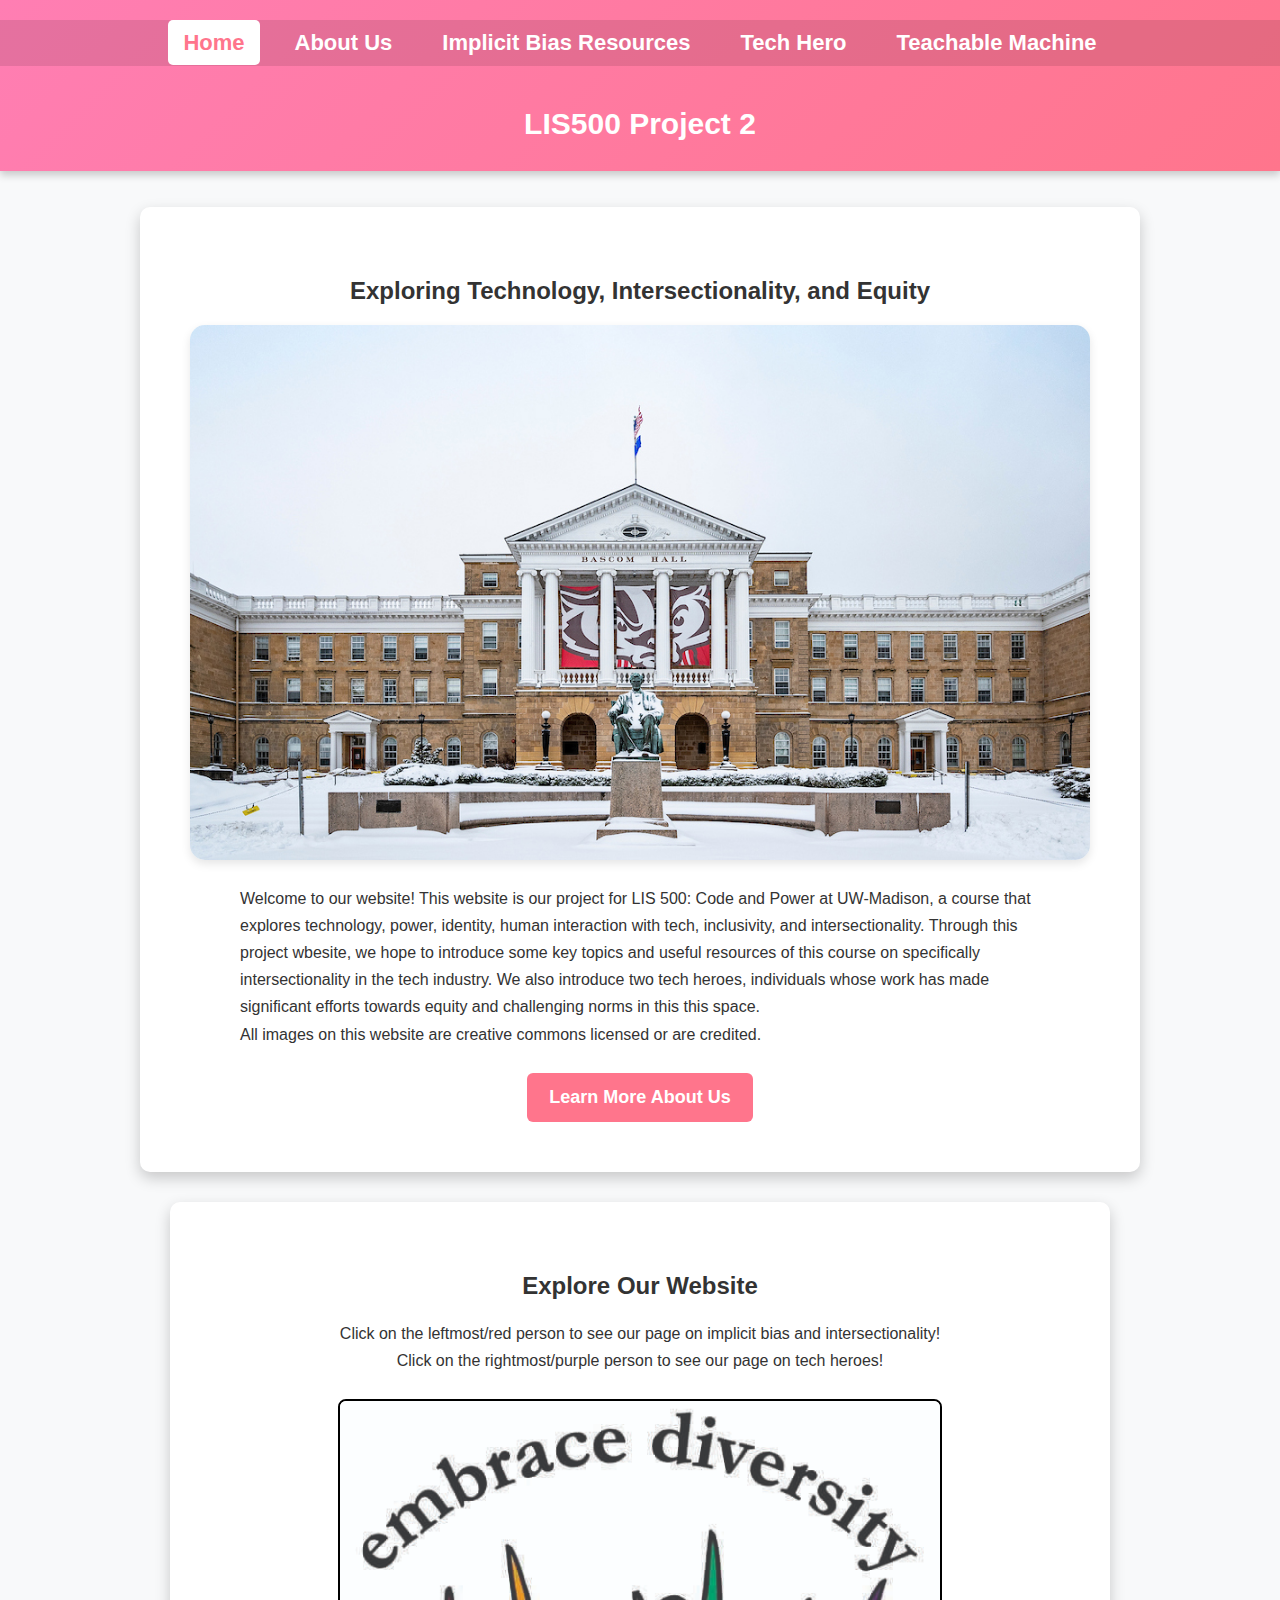
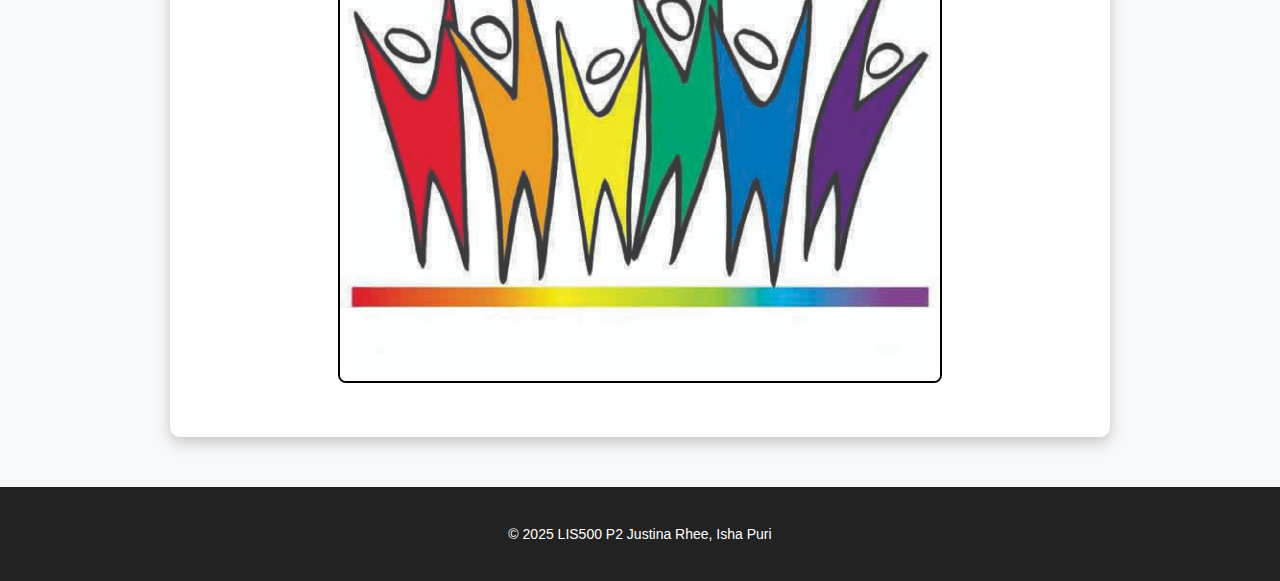
<file: index.html>
<!-- Home Page -->
<!DOCTYPE html>
<html lang="en">
<head>
    <meta charset="UTF-8">
    <meta name="viewport" content="width=device-width, initial-scale=1.0">
    <title>Home</title>
    <link rel="stylesheet" href="stylepage.css">
</head>
<body>
    <header>
        <div class="nav-container">
            <nav>
                <ul>
                    <li><a href="index.html" class="active">Home</a></li>
                    <li><a href="about.html">About Us</a></li>
                    <li><a href="resources.html">Implicit Bias Resources</a></li>
                    <li><a href="techhero.html">Tech Hero</a></li>
                    <li><a href="teachable.html">Teachable Machine</a></li>
                </ul>
            </nav>
        </div>
        <br>
        <h1>LIS500 Project 2</h1>
    </header>
    <br>
    <br>
	<!-- Creating first section for the home page -->
    <section class="hero">
		<!-- Creating header for the section -->
        <h2>Exploring Technology, Intersectionality, and Equity</h2>
		<!-- Adding Image for the section-->
        <img src="uwmadison_campus.jpg" alt="UW Madison Campus">
		<!-- Paragraph to give information about the course and project-->
        <p> Welcome to our website! This website is our project for LIS 500: Code and Power at UW-Madison, 
            a course that explores technology, power, identity, human interaction with tech, inclusivity, and intersectionality.
            Through this project wbesite, we hope to introduce some key topics and useful resources of this course on specifically intersectionality in the tech industry.
            We also introduce two tech heroes, individuals whose work has made significant efforts towards equity and challenging norms
            in this this space.
            <br> All images on this website are creative commons licensed or are credited.</p>
		<!-- Button to switch to about us page -->
        <a href="about.html" class="btn">Learn More About Us</a>
    </section>

	<!-- Creating second section for our welcome page -->
    <section class="image-map">
		<!-- Header for the section -->
        <h2>Explore Our Website</h2>
        <p>Click on the leftmost/red person to see our page on implicit bias and intersectionality!
            <br>Click on the rightmost/purple person to see our page on tech heroes!</p>
		<!-- Interactive image to click on Resources page or Tech Heroes page -->
        <img src="DEI.jpeg" usemap="#topics-map">
        <map name="topics-map">
            <area shape="rect" coords="20,200,120,470" alt="Implicit Bias" href="resources.html">
            <area shape="rect" coords="480,200,600,470" alt="Tech Hero" href="techhero.html">
        </map>
    </section>
	</body>
   <footer>
        <p>&copy; 2025 LIS500 P2 Justina Rhee, Isha Puri</p>
   </footer>  
</html>
</file>
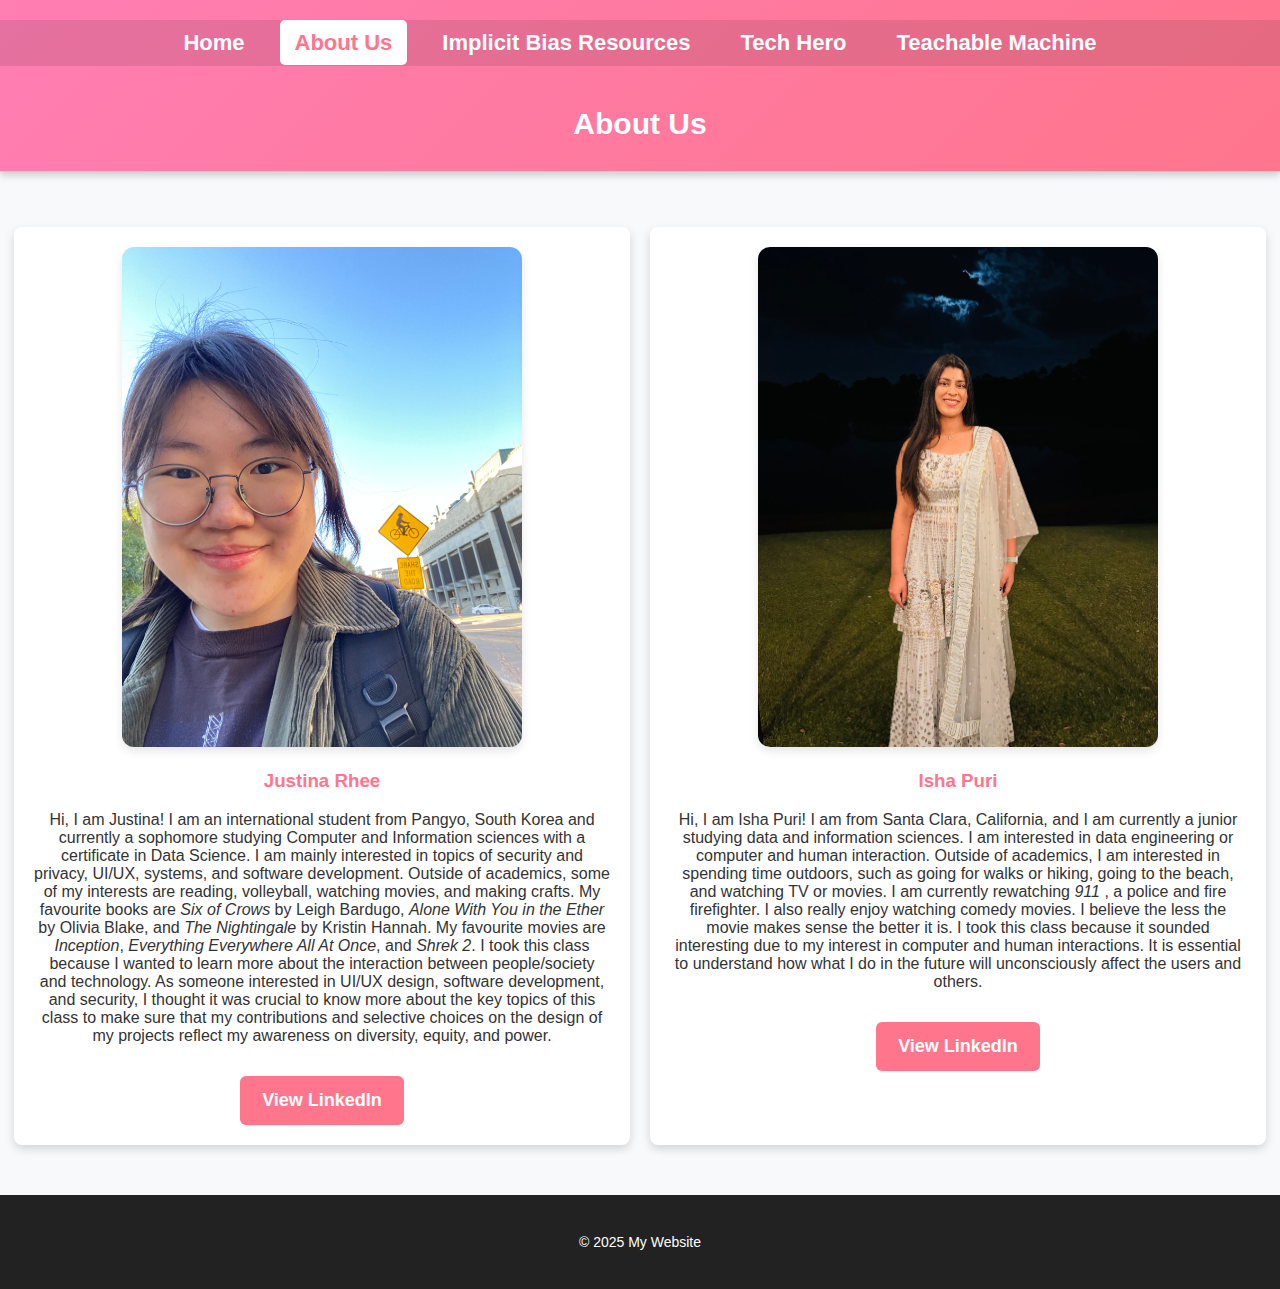
<file: about.html>
<!-- About Me Page -->
<!DOCTYPE html>
<html lang="en">
<head>
    <meta charset="UTF-8">
    <meta name="viewport" content="width=device-width, initial-scale=1.0">
    <title>About Me</title>
    <link rel="stylesheet" href="stylepage.css">
</head>
<body>

    <header>
        <div class="nav-container">
            <nav>
                <ul>
                    <li><a href="index.html">Home</a></li>
                    <li><a href="about.html" class="active">About Us</a></li>
                    <li><a href="resources.html">Implicit Bias Resources</a></li>
                    <li><a href="techhero.html">Tech Hero</a></li>
                    <li><a href="teachable.html">Teachable Machine</a></li>
                </ul>
            </nav>
        </div>
        <br>
        <h1>About Us</h1>
    </header>

    <br>
    <br>

    <section class="info-section">
        <div class="concepts">
			<!-- Start of Justina Rhee's profile card -->
            <div class="concept-card">
        	<!-- Justina Rhee's Image-->
                <img src="justina.jpeg" alt="Justina Rhee">
				<!-- Justina Rhee's name -->
                <h3>Justina Rhee</h3>
				<!--Justina Rhee's bio-->
                <p>Hi, I am Justina! I am an international student from Pangyo, South Korea and currently a sophomore studying Computer and Information sciences with a certificate
                    in Data Science. I am mainly interested in topics of security and privacy, UI/UX, systems, and software development.
                    Outside of academics, some of my interests are reading, volleyball, watching movies, and making crafts.
                    My favourite books are <i>Six of Crows</i> by Leigh Bardugo, <i>Alone With You in the Ether</i> by Olivia Blake, and
                    <i>The Nightingale</i> by Kristin Hannah. My favourite movies are <i>Inception</i>, <i>Everything Everywhere All At Once</i>,
                    and <i>Shrek 2</i>.
                    I took this class because I wanted to learn more about the interaction between people/society and technology.
                    As someone interested in UI/UX design, software development, and security, I thought it was crucial to know more about
                    the key topics of this class to make sure that my contributions and selective choices on the design of my projects
                    reflect my awareness on diversity, equity, and power. </p>
				<!--Justina Rhee's Linkedln -->
                <a href="https://www.linkedin.com/in/jeongyoon-rhee-ba9b5227b/" target="_blank" class="btn">View LinkedIn</a>
            </div>
			<!-- Start of Isha Puri's profile card -->
            <div class="concept-card">
				<!-- Isha Puri's picture -->
                <img src="Isha.jpg" alt="Isha Puri">
				<!-- Isha Puri's name-->
                <h3>Isha Puri</h3>
				<!-- Isha Puri's bio -->
                <p>Hi, I am Isha Puri! I am from Santa Clara, California, and I am currently a junior studying data and information sciences. I am interested in data engineering or computer and human interaction. Outside of academics, I am interested in spending time outdoors, such as going for walks or hiking, going to the beach, and watching TV or movies. I am currently rewatching <i> 911 </i>, a police and fire firefighter. I also really enjoy watching comedy movies. I believe the less the movie makes sense the better it is. I took this class because it sounded interesting due to my interest in computer and human interactions. It is essential to understand how what I do in the future will unconsciously affect the users and others.</p> 
				<!-- Isha Puri's Linkedln -->
				<a href="https://www.linkedin.com/in/puriisha/" target="_blank" class="btn">View LinkedIn</a>
            </div>
        </div>
    </section>

    <footer>
        <p>&copy; 2025 My Website</p>
    </footer>

</body>
</html>
</file>
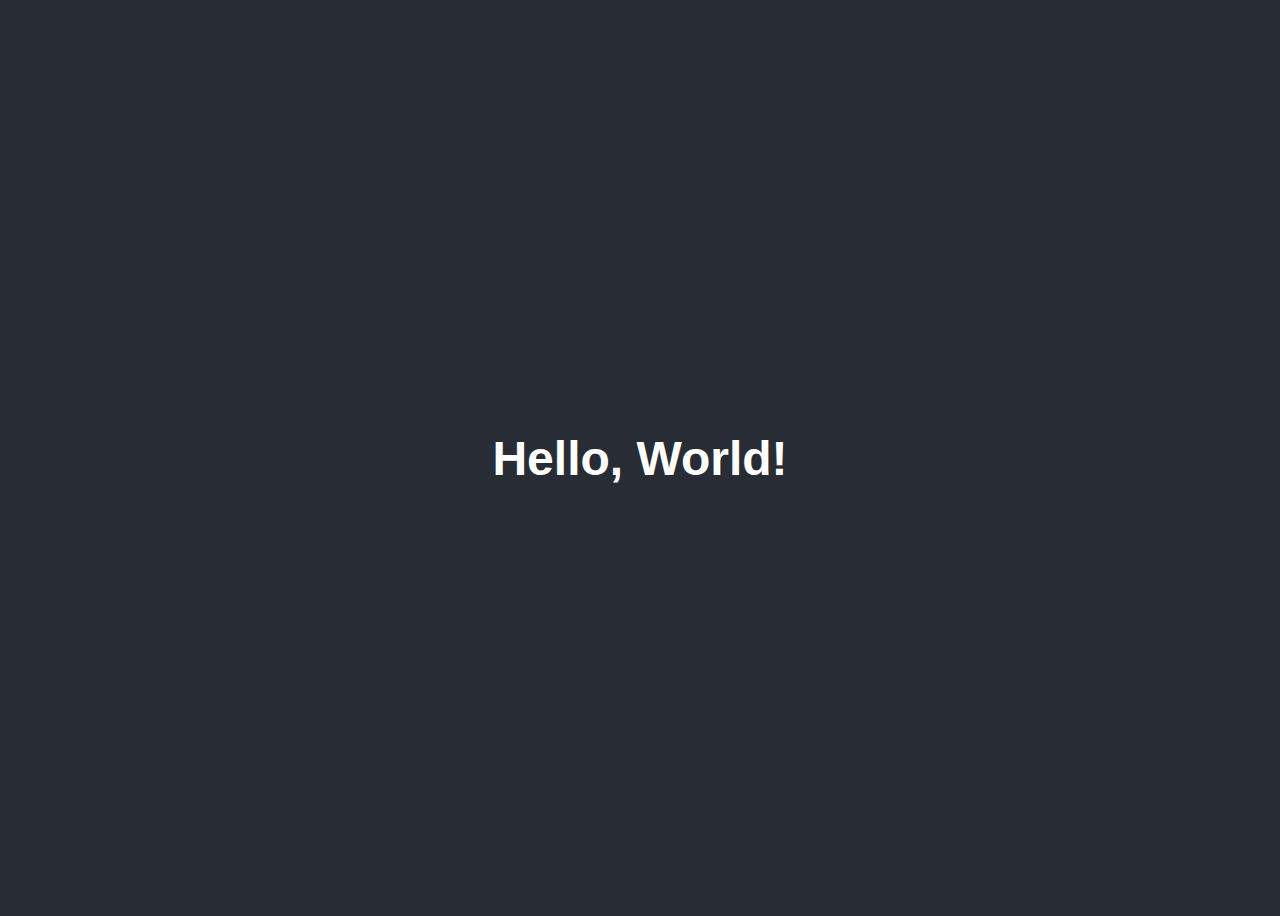
<file: lis500p2.html>
<!DOCTYPE html>
<html lang="en">
<head>
    <meta charset="UTF-8">
    <meta name="viewport" content="width=device-width, initial-scale=1.0">
    <title>Hello World</title>
    <style>
        body {
            display: flex;
            justify-content: center;
            align-items: center;
            height: 100vh;
            background-color: #282c34;
            color: white;
            font-family: Arial, sans-serif;
        }
        h1 {
            font-size: 3rem;
        }
    </style>
</head>
<body>
    <h1>Hello, World!</h1>
</body>
</html>
</file>
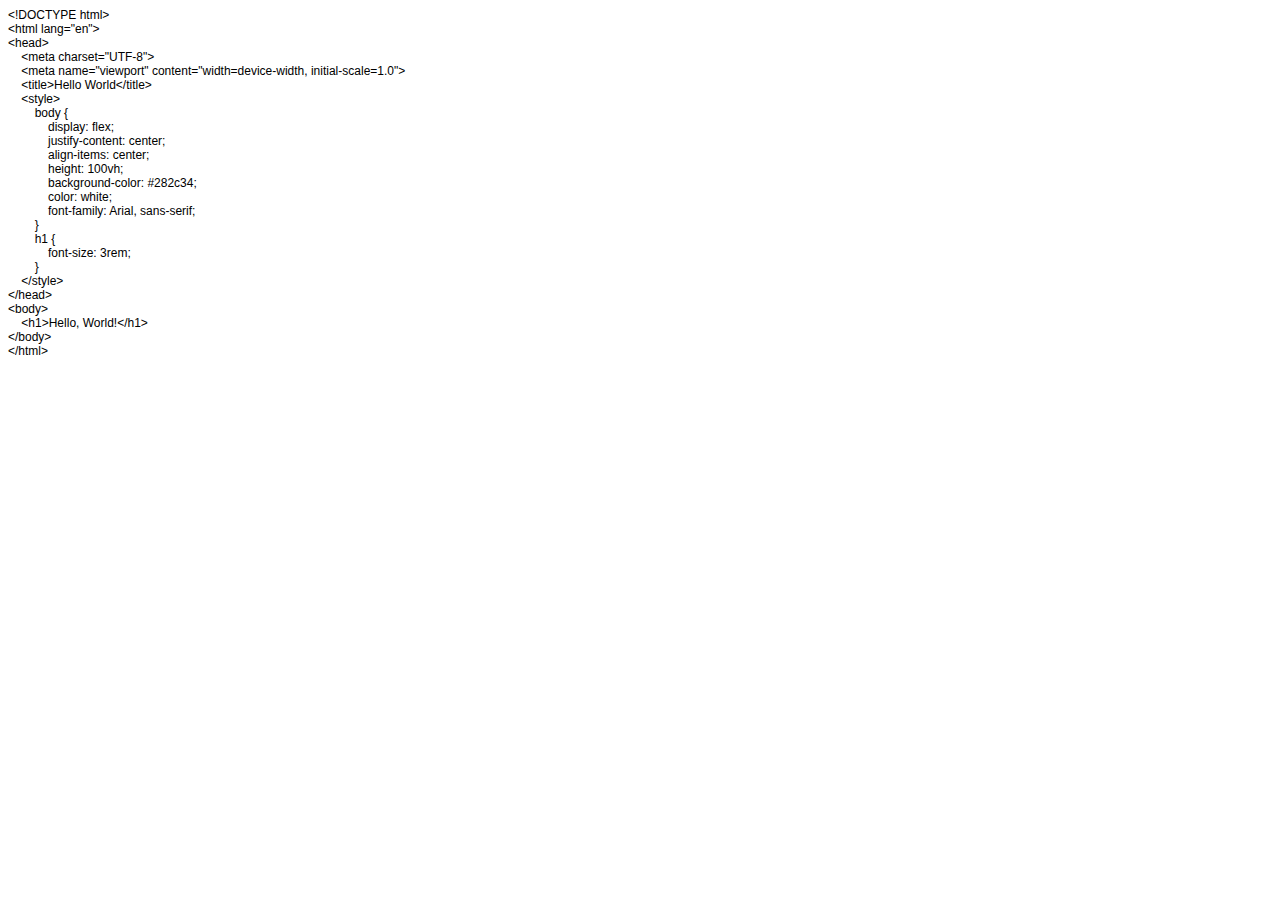
<file: LIS500P2.html>
<!DOCTYPE html PUBLIC "-//W3C//DTD HTML 4.01//EN" "http://www.w3.org/TR/html4/strict.dtd">
<html>
<head>
  <meta http-equiv="Content-Type" content="text/html; charset=utf-8">
  <meta http-equiv="Content-Style-Type" content="text/css">
  <title></title>
  <meta name="Generator" content="Cocoa HTML Writer">
  <meta name="CocoaVersion" content="2487.7">
  <style type="text/css">
    p.p1 {margin: 0.0px 0.0px 0.0px 0.0px; font: 12.0px Helvetica}
  </style>
</head>
<body>
<p class="p1">&lt;!DOCTYPE html&gt;</p>
<p class="p1">&lt;html lang="en"&gt;</p>
<p class="p1">&lt;head&gt;</p>
<p class="p1"><span class="Apple-converted-space">    </span>&lt;meta charset="UTF-8"&gt;</p>
<p class="p1"><span class="Apple-converted-space">    </span>&lt;meta name="viewport" content="width=device-width, initial-scale=1.0"&gt;</p>
<p class="p1"><span class="Apple-converted-space">    </span>&lt;title&gt;Hello World&lt;/title&gt;</p>
<p class="p1"><span class="Apple-converted-space">    </span>&lt;style&gt;</p>
<p class="p1"><span class="Apple-converted-space">        </span>body {</p>
<p class="p1"><span class="Apple-converted-space">            </span>display: flex;</p>
<p class="p1"><span class="Apple-converted-space">            </span>justify-content: center;</p>
<p class="p1"><span class="Apple-converted-space">            </span>align-items: center;</p>
<p class="p1"><span class="Apple-converted-space">            </span>height: 100vh;</p>
<p class="p1"><span class="Apple-converted-space">            </span>background-color: #282c34;</p>
<p class="p1"><span class="Apple-converted-space">            </span>color: white;</p>
<p class="p1"><span class="Apple-converted-space">            </span>font-family: Arial, sans-serif;</p>
<p class="p1"><span class="Apple-converted-space">        </span>}</p>
<p class="p1"><span class="Apple-converted-space">        </span>h1 {</p>
<p class="p1"><span class="Apple-converted-space">            </span>font-size: 3rem;</p>
<p class="p1"><span class="Apple-converted-space">        </span>}</p>
<p class="p1"><span class="Apple-converted-space">    </span>&lt;/style&gt;</p>
<p class="p1">&lt;/head&gt;</p>
<p class="p1">&lt;body&gt;</p>
<p class="p1"><span class="Apple-converted-space">    </span>&lt;h1&gt;Hello, World!&lt;/h1&gt;</p>
<p class="p1">&lt;/body&gt;</p>
<p class="p1">&lt;/html&gt;</p>
</body>
</html>
</file>
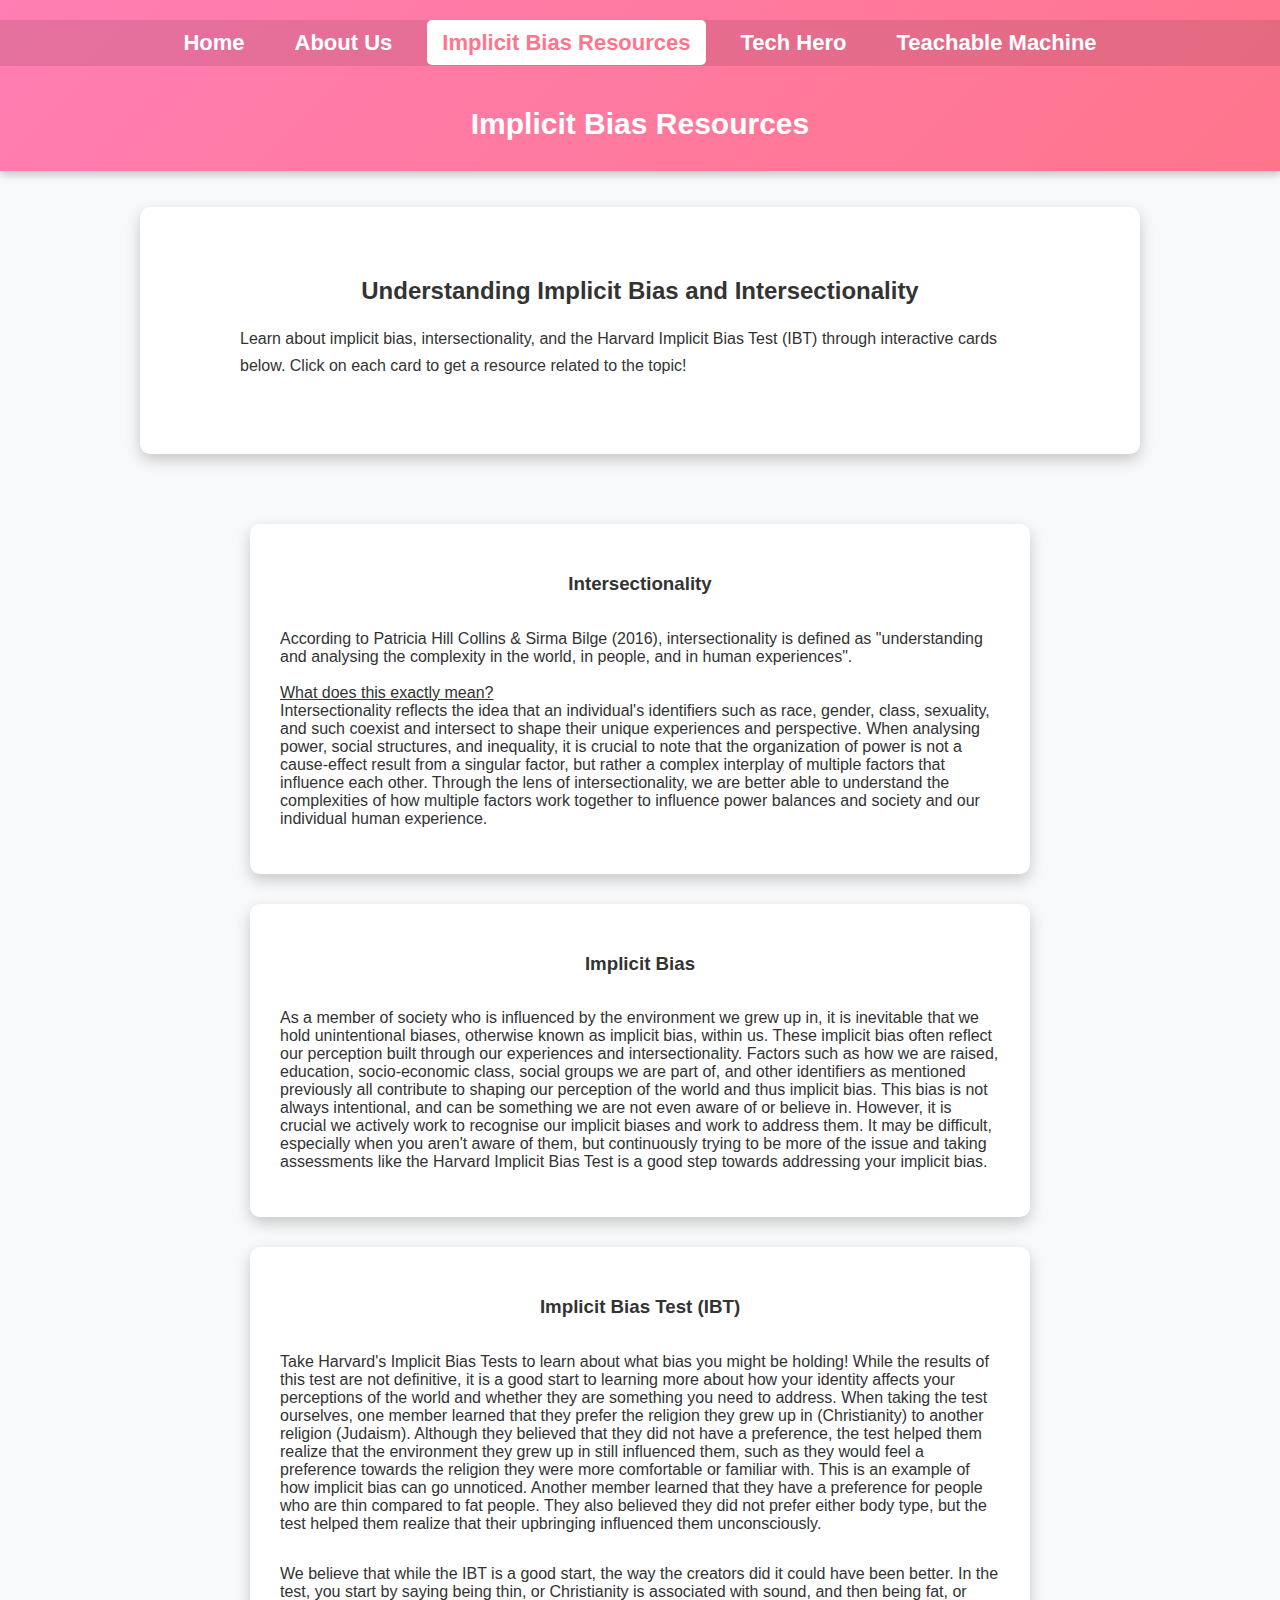
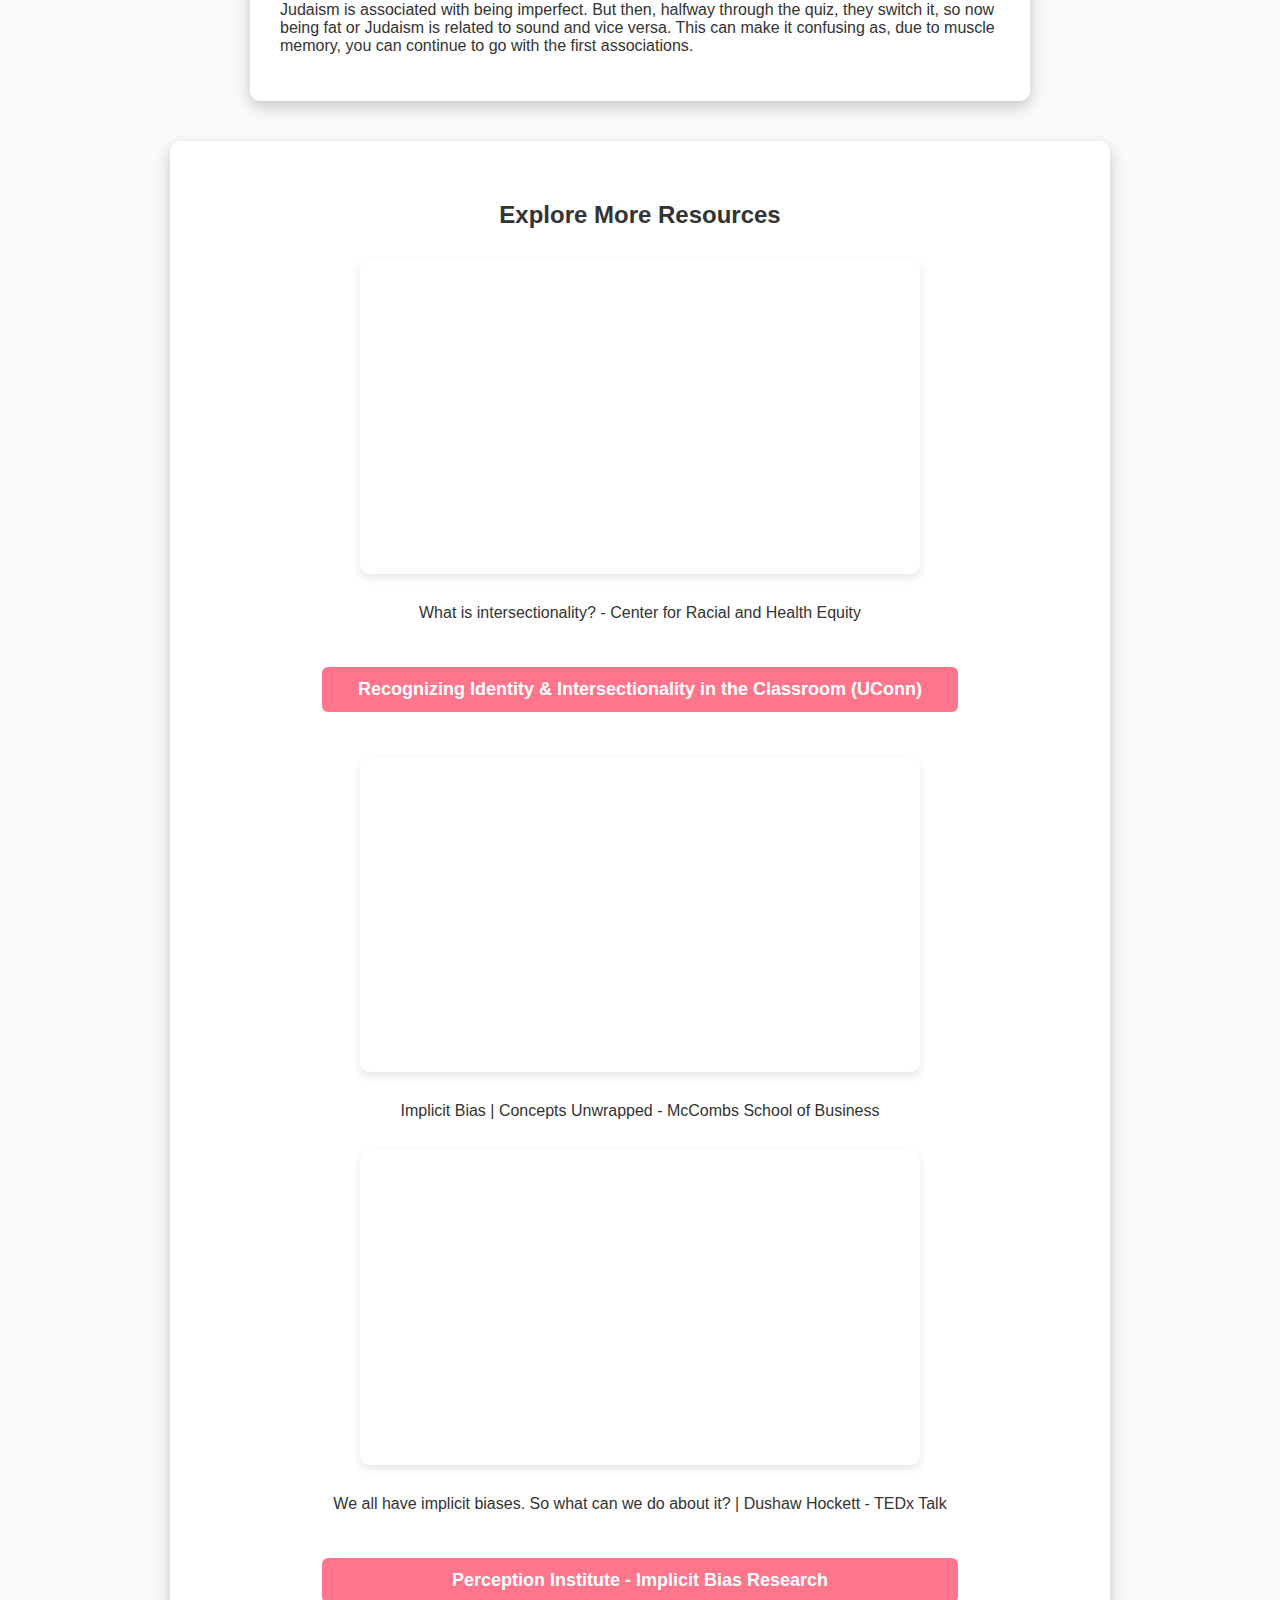
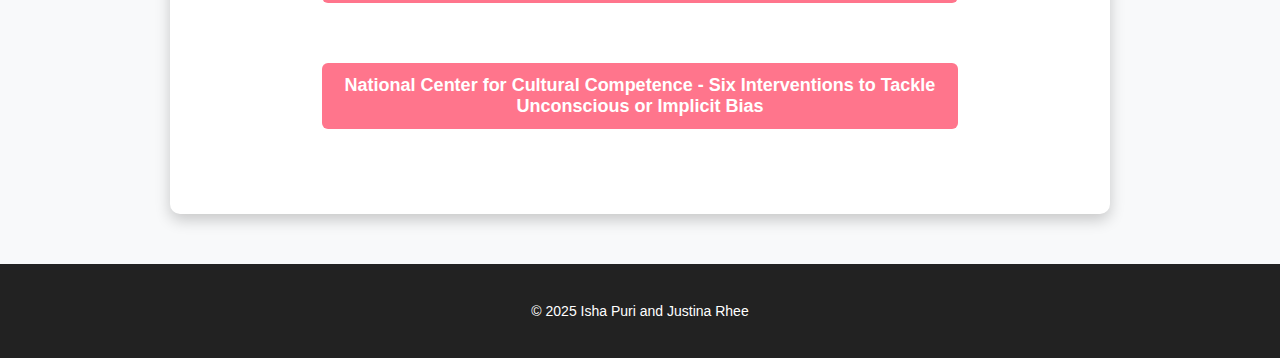
<file: resources.html>
<!DOCTYPE html>
<html lang="en">
<head>
    <meta charset="UTF-8">
    <meta name="viewport" content="width=device-width, initial-scale=1.0">
    <title>Implicit Bias Resources</title>
    <link rel="stylesheet" href="stylepage.css">
</head>
<body>

    <header>
        <div class="nav-container">
            <nav>
                <ul>
                    <li><a href="index.html">Home</a></li>
                    <li><a href="about.html">About Us</a></li>
                    <li><a href="resources.html" class="active">Implicit Bias Resources</a></li>
                    <li><a href="techhero.html">Tech Hero</a></li>
                    <li><a href="teachable.html">Teachable Machine</a></li>
                </ul>
            </nav>
        </div>
        <br>
        <h1>Implicit Bias Resources</h1>
    </header>
    <br>
    <br>

    <section class="hero">
        <h2>Understanding Implicit Bias and Intersectionality</h2>
        <p>Learn about implicit bias, intersectionality, and the Harvard Implicit Bias Test (IBT) through interactive cards below.
            Click on each card to get a resource related to the topic!
        </p>
    </section>

    <!-- Interactive Cards Section -->
    <section class="interactive-cards">
        
        <a href="https://www.ywcaworks.org/blogs/ywca/what-is-intersectionality" target="_blank" class="card">
            <h3>Intersectionality</h3>
            <p>According to Patricia Hill Collins & Sirma Bilge (2016), intersectionality is defined as "understanding and analysing the complexity in the world, in people, and in human experiences".
                <br><br>
                <u>What does this exactly mean?</u> <br> Intersectionality reflects the idea that an individual's identifiers such as
                race, gender, class, sexuality, and such coexist and intersect to shape their unique experiences and perspective.
                When analysing power, social structures, and inequality, it is crucial to note that the organization of power is not a cause-effect
                result from a singular factor, but rather a complex interplay of multiple factors that influence each other.
                Through the lens of intersectionality, we are better able to understand the complexities of how multiple factors work together to 
                influence power balances and society and our individual human experience.
            </p>
        </a>

        <a href="https://thinkculturalhealth.hhs.gov/maternal-health-care/assets/pdfs/Combating_implicit_bias_and_stereotypes.pdf" target="_blank" class="card">
            <h3>Implicit Bias</h3>
            <p>As a member of society who is influenced by the environment we grew up in, 
                it is inevitable that we hold unintentional biases, otherwise known as implicit bias, within us. 
                These implicit bias often reflect our perception built through our experiences and intersectionality.
                Factors such as how we are raised, education, socio-economic class, social groups we are part of, 
                and other identifiers as mentioned previously all contribute to shaping our perception of the world and thus implicit bias. 
                This bias is not always intentional, and can be something we are not even aware of or believe in.
                However, it is crucial we actively work to recognise our implicit biases and work to address them.
                It may be difficult, especially when you aren't aware of them, but continuously trying to be more of the issue
                and taking assessments like the Harvard Implicit Bias Test is a good step towards addressing your implicit bias.
            </p>
        </a>

        <a href="https://implicit.harvard.edu/implicit/takeatest.html" target="_blank" class="card">
            <h3>Implicit Bias Test (IBT)</h3>
            <p>Take Harvard's Implicit Bias Tests to learn about what bias you might be holding!
                While the results of this test are not definitive, it is a good start to learning more about how your identity affects
                your perceptions of the world and whether they are something you need to address.
                When taking the test ourselves, one member learned that they prefer the religion they grew up in (Christianity) 
                to another religion (Judaism). Although they believed that they did not have a preference, the test helped them realize that the environment they grew up in
                still influenced them, such as they would feel a preference towards the religion they were more comfortable or familiar with. This is an example of how
                implicit bias can go unnoticed.
                Another member learned that they have a preference for people who are thin compared to fat people. They also believed they did not prefer either body type, but the test helped them realize that their upbringing influenced them unconsciously.
				</p>
				<p>We believe that while the IBT is a good start, the way the creators did it could have been better. In the test, you start by saying being thin, or Christianity is associated with sound, and then being fat, or Judaism is associated with being imperfect. But then, halfway through the quiz, they switch it, so now being fat or Judaism is related to sound and vice versa. This can make it confusing as, due to muscle memory, you can continue to go with the first associations.

            </p>
        </a>

    </section>

    <!-- Video & External Resources -->
    <section class="resources-section">
        <h2>Explore More Resources</h2>

        <!-- 1st YouTube Video: Racial & Health Equity -->
        <iframe width="560" height="315" 
            src="https://www.youtube.com/embed/-885E7gqVB4" 
            title="What is intersectionality? - Center for Racial and Health Equity" 
            frameborder="0" 
            allowfullscreen>
        </iframe>
        <p>What is intersectionality? - Center for Racial and Health Equity</p>

        <!-- 2nd External Article: Intersectionality in Education -->
        <div class="external-link">
            <a href="https://cetl.uconn.edu/resources/equity-minded-teaching/recognizing-identity-and-intersectionality-in-the-classroom/" 
            target="_blank" class="btn">
            Recognizing Identity & Intersectionality in the Classroom (UConn)
            </a>
        </div>

        <!-- 3rd YouTube Video: Business & Leadership -->
        <iframe width="560" height="315" 
            src="https://www.youtube.com/embed/OoBvzI-YZf4" 
            title="Implicit Bias | Concepts Unwrapped - McCombs School of Business" 
            frameborder="0" 
            allowfullscreen>
        </iframe>
        <p>Implicit Bias | Concepts Unwrapped - McCombs School of Business</p>

        <!-- 4th YouTube Video: TEDx Talk on Implicit Bias -->
        <iframe width="560" height="315" 
            src="https://www.youtube.com/embed/kKHSJHkPeLY" 
            title="We all have implicit biases. So what can we do about it? | Dushaw Hockett - TEDx Talk" 
            frameborder="0" 
            allowfullscreen>
        </iframe>
        <p>We all have implicit biases. So what can we do about it? | Dushaw Hockett - TEDx Talk</p>

        <!-- 5th External Resource: Perception Institute -->
        <div class="external-link">
            <a href="https://perception.org/research/implicit-bias/" target="_blank" class="btn">
            Perception Institute - Implicit Bias Research
            </a>
        </div>

        <!-- 6th External Resource: National Center for Cultural Competence -->
        <div class="external-link">
            <a href="https://nccc.georgetown.edu/bias/module-4/2.php" target="_blank" class="btn">
            National Center for Cultural Competence - Six Interventions to Tackle Unconscious or Implicit Bias
            </a>
        </div>
    </section>

    <footer>
        <p>&copy; 2025 Isha Puri and Justina Rhee</p>
    </footer>

</body>
</html>
</file>
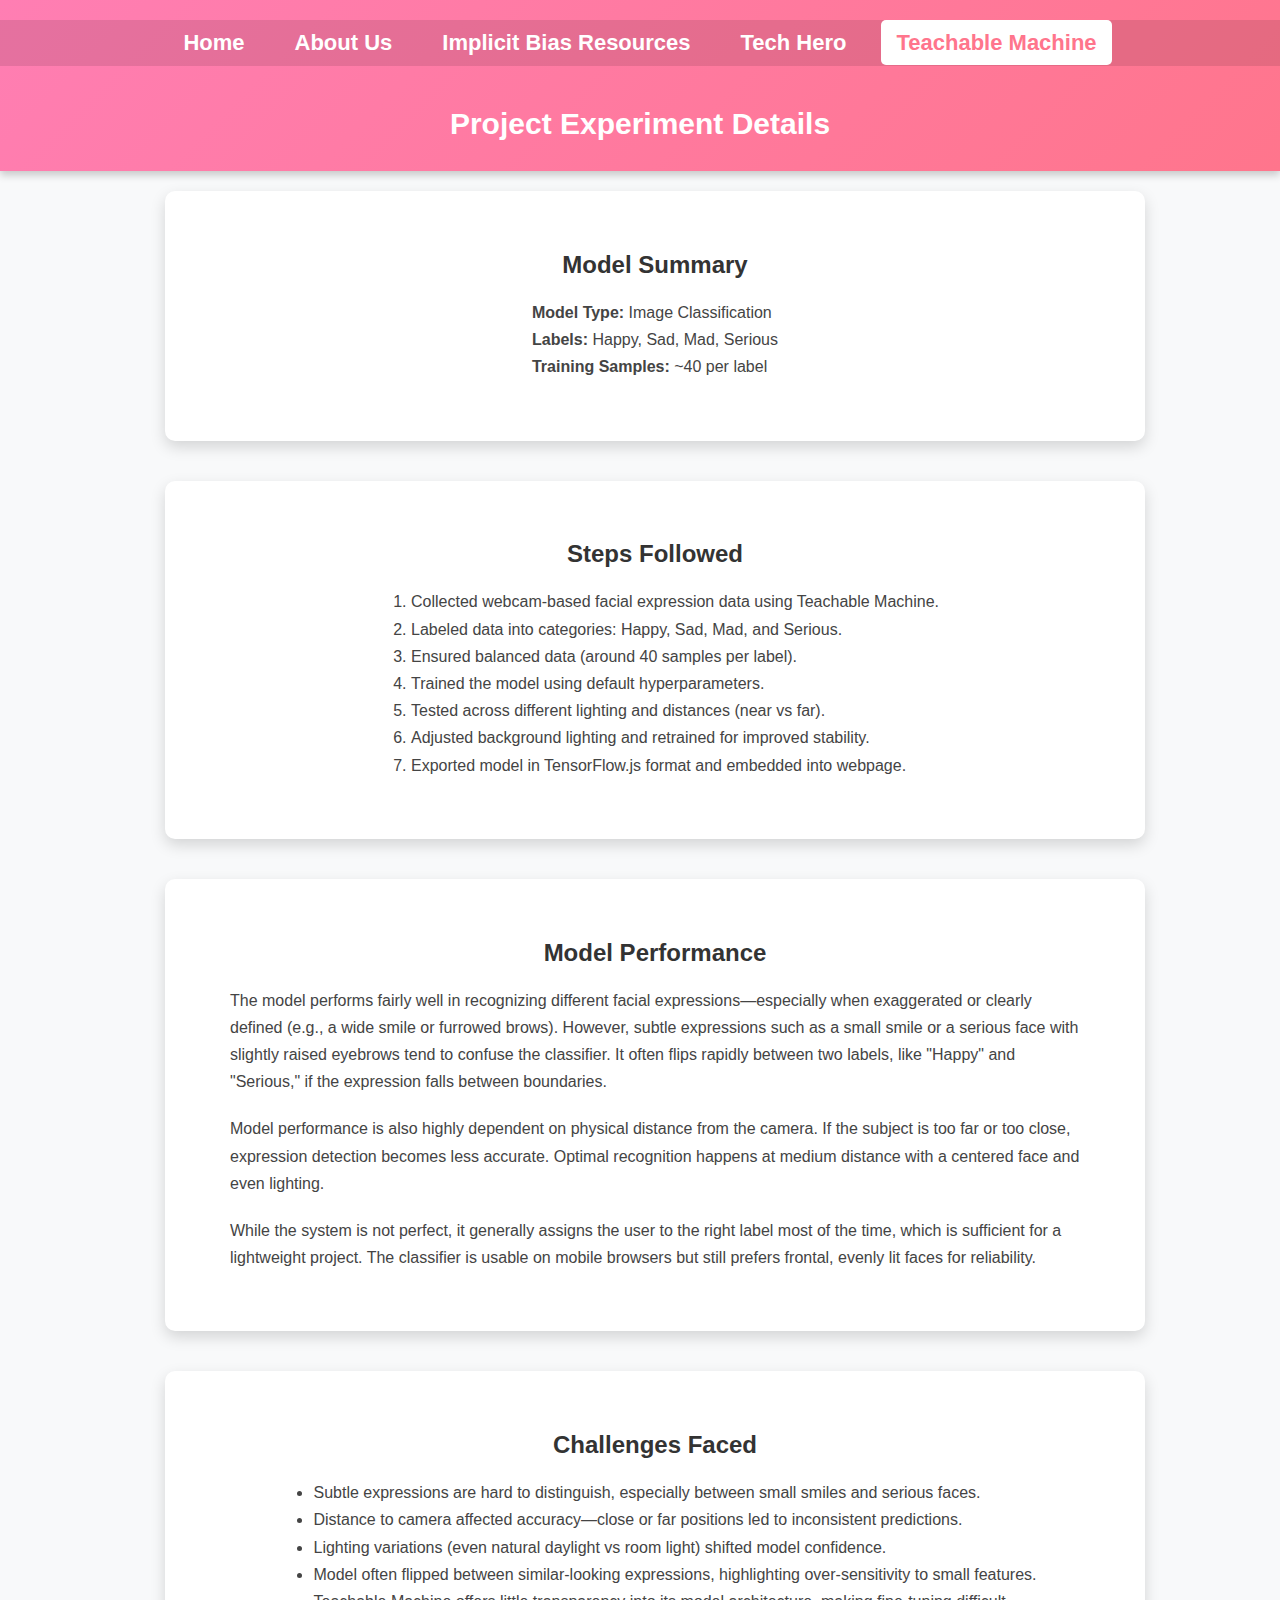
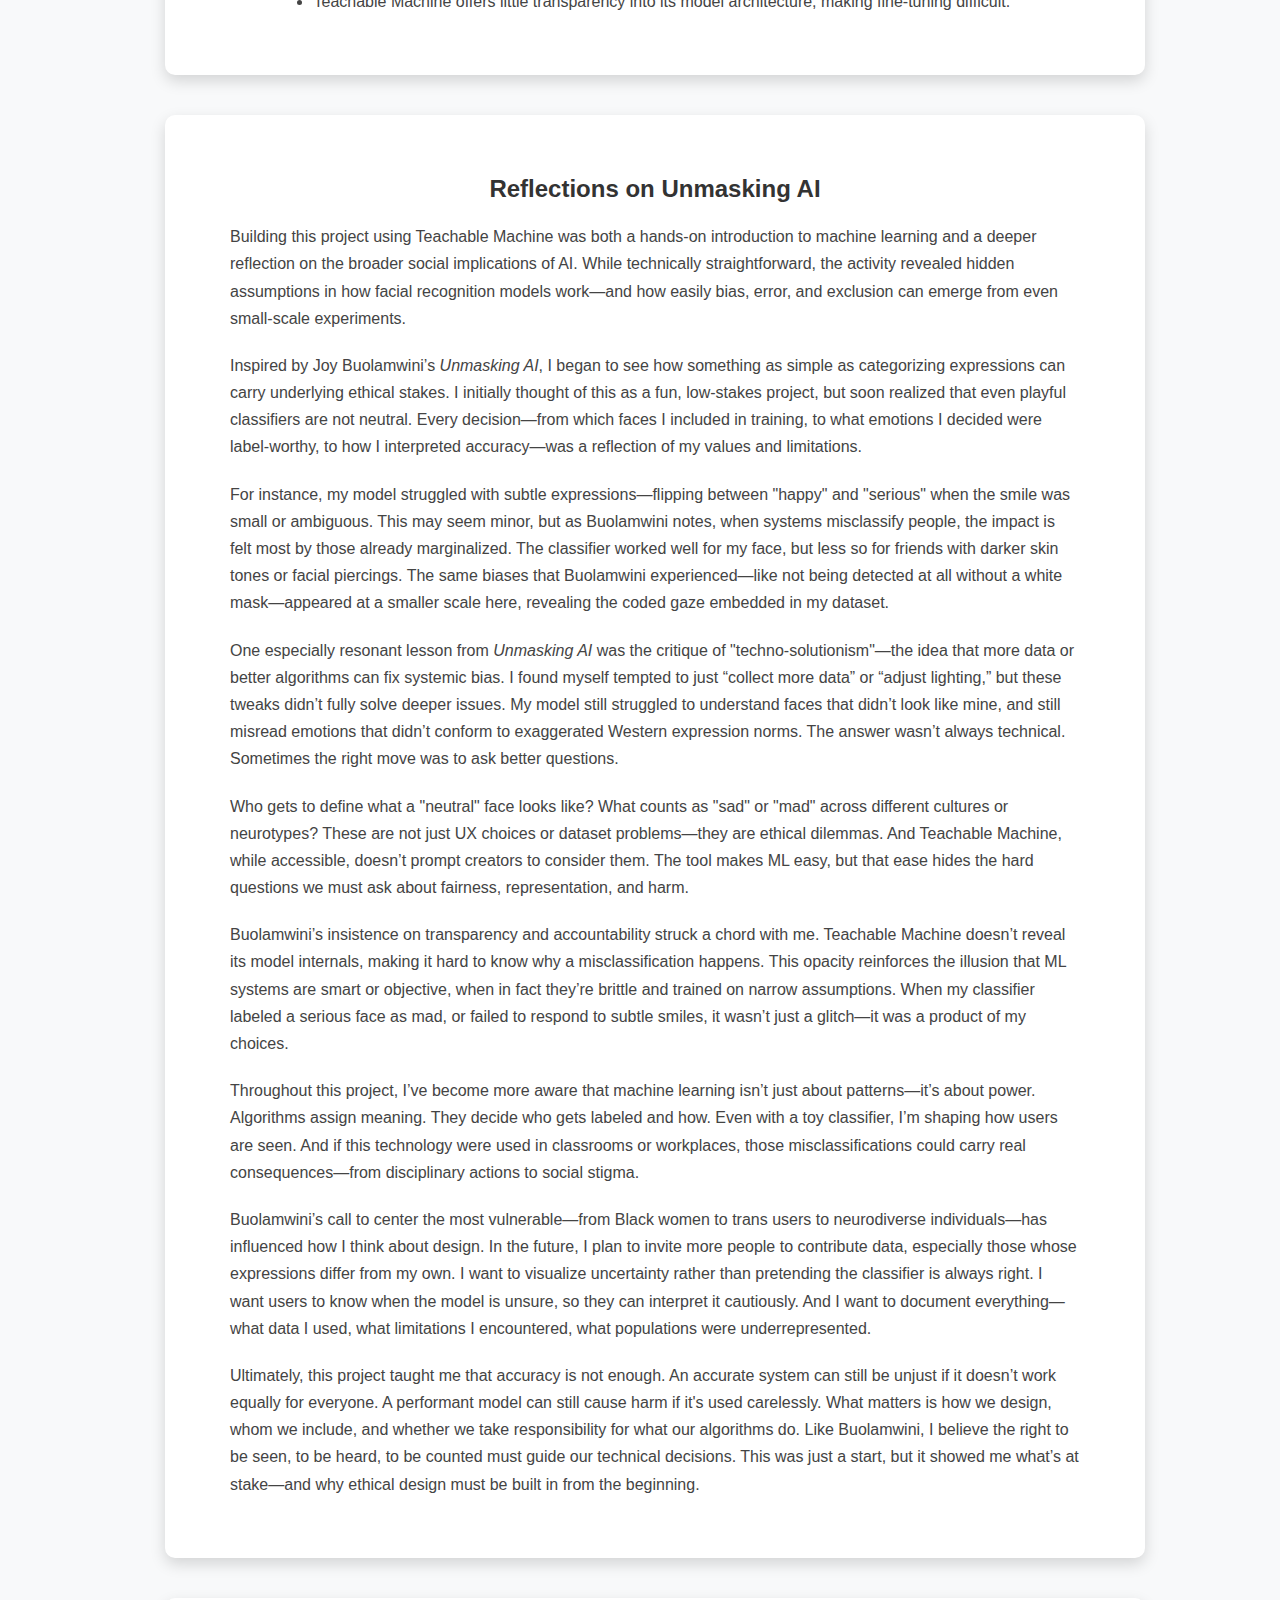
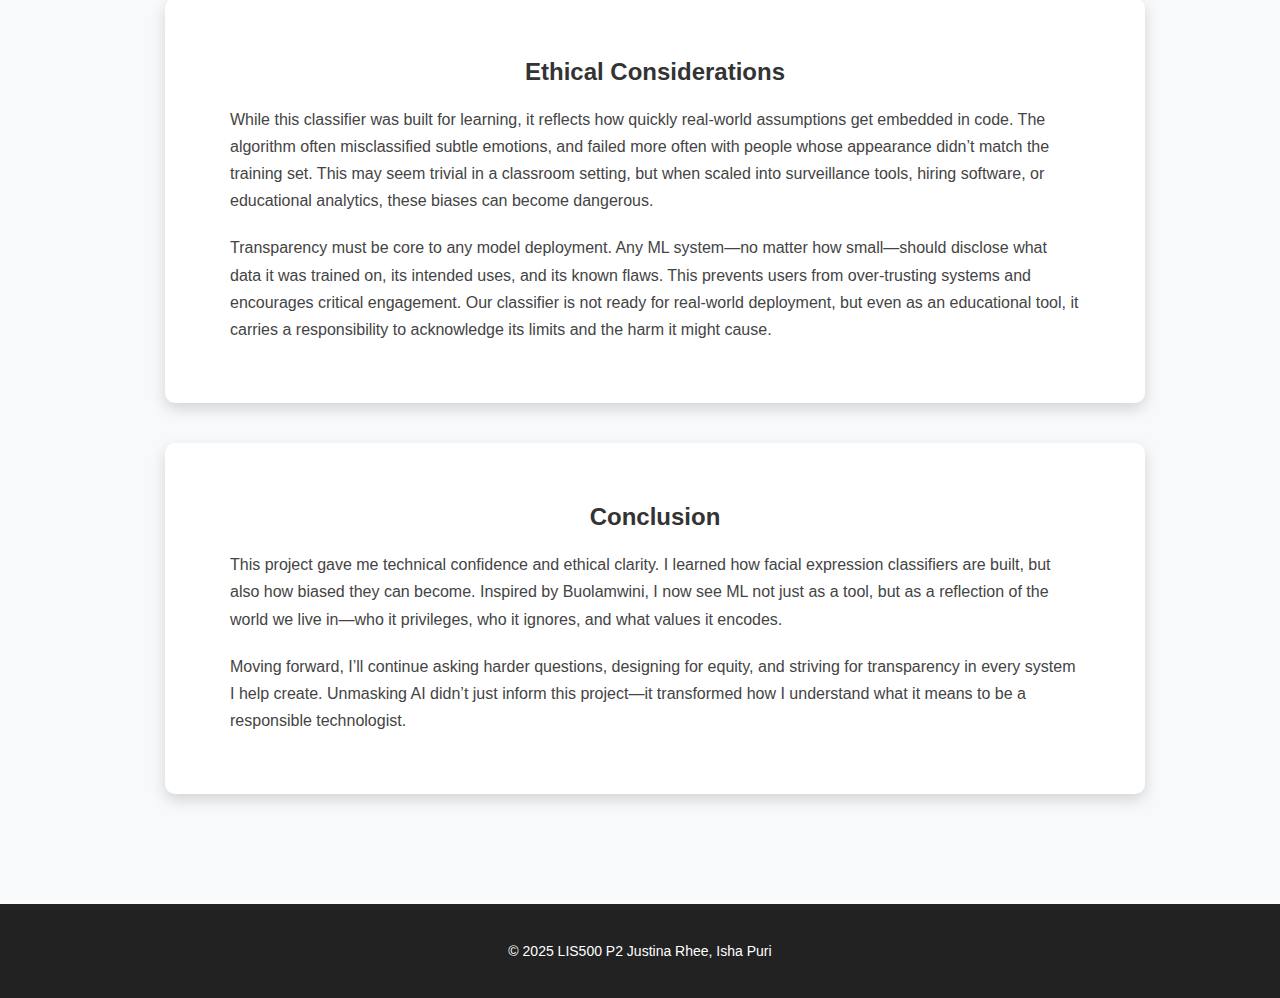
<file: teachable_project_details.html>
<!DOCTYPE html>
<html lang="en">
<head>
    <meta charset="UTF-8">
    <meta name="viewport" content="width=device-width, initial-scale=1.0">
    <title>Teachable Machine - Project Details</title>
    <link rel="stylesheet" href="stylepage.css">
    <style>
        .teachable-container .card:hover {
            transform: none;
            background: white;
            color: inherit;
        }
    </style>
</head>    
<body>
    <header>
        <div class="nav-container">
            <nav>
                <ul>
                    <li><a href="index.html">Home</a></li>
                    <li><a href="about.html">About Us</a></li>
                    <li><a href="resources.html">Implicit Bias Resources</a></li>
                    <li><a href="techhero.html">Tech Hero</a></li>
                    <li><a href="teachable.html" class="active">Teachable Machine</a></li>
                </ul>
            </nav>
        </div>
        <br>
        <h1 class="teachable-container-header">Project Experiment Details</h1>
    </header>

    <div class="teachable-container">
        <div class="card">
            <h2>Model Summary</h2>
            <p><strong>Model Type:</strong> Image Classification<br>
            <strong>Labels:</strong> Happy, Sad, Mad, Serious<br>
            <strong>Training Samples:</strong> ~40 per label</p>
        </div>

        <div class="card">
            <h2>Steps Followed</h2>
            <ol>
                <li>Collected webcam-based facial expression data using Teachable Machine.</li>
                <li>Labeled data into categories: Happy, Sad, Mad, and Serious.</li>
                <li>Ensured balanced data (around 40 samples per label).</li>
                <li>Trained the model using default hyperparameters.</li>
                <li>Tested across different lighting and distances (near vs far).</li>
                <li>Adjusted background lighting and retrained for improved stability.</li>
                <li>Exported model in TensorFlow.js format and embedded into webpage.</li>
            </ol>
        </div>

        <div class="card">
            <h2>Model Performance</h2>
            <p>The model performs fairly well in recognizing different facial expressions—especially when exaggerated or clearly defined (e.g., a wide smile or furrowed brows). However, subtle expressions such as a small smile or a serious face with slightly raised eyebrows tend to confuse the classifier. It often flips rapidly between two labels, like "Happy" and "Serious," if the expression falls between boundaries.</p>
            <p>Model performance is also highly dependent on physical distance from the camera. If the subject is too far or too close, expression detection becomes less accurate. Optimal recognition happens at medium distance with a centered face and even lighting.</p>
            <p>While the system is not perfect, it generally assigns the user to the right label most of the time, which is sufficient for a lightweight project. The classifier is usable on mobile browsers but still prefers frontal, evenly lit faces for reliability.</p>
        </div>

        <div class="card">
            <h2>Challenges Faced</h2>
            <ul>
                <li>Subtle expressions are hard to distinguish, especially between small smiles and serious faces.</li>
                <li>Distance to camera affected accuracy—close or far positions led to inconsistent predictions.</li>
                <li>Lighting variations (even natural daylight vs room light) shifted model confidence.</li>
                <li>Model often flipped between similar-looking expressions, highlighting over-sensitivity to small features.</li>
                <li>Teachable Machine offers little transparency into its model architecture, making fine-tuning difficult.</li>
            </ul>
        </div>

        <div class="card">
            <h2>Reflections on Unmasking AI</h2>
            <p>Building this project using Teachable Machine was both a hands-on introduction to machine learning and a deeper reflection on the broader social implications of AI. While technically straightforward, the activity revealed hidden assumptions in how facial recognition models work—and how easily bias, error, and exclusion can emerge from even small-scale experiments.</p>
            <p>Inspired by Joy Buolamwini’s <em>Unmasking AI</em>, I began to see how something as simple as categorizing expressions can carry underlying ethical stakes. I initially thought of this as a fun, low-stakes project, but soon realized that even playful classifiers are not neutral. Every decision—from which faces I included in training, to what emotions I decided were label-worthy, to how I interpreted accuracy—was a reflection of my values and limitations.</p>
            <p>For instance, my model struggled with subtle expressions—flipping between "happy" and "serious" when the smile was small or ambiguous. This may seem minor, but as Buolamwini notes, when systems misclassify people, the impact is felt most by those already marginalized. The classifier worked well for my face, but less so for friends with darker skin tones or facial piercings. The same biases that Buolamwini experienced—like not being detected at all without a white mask—appeared at a smaller scale here, revealing the coded gaze embedded in my dataset.</p>
            <p>One especially resonant lesson from <em>Unmasking AI</em> was the critique of "techno-solutionism"—the idea that more data or better algorithms can fix systemic bias. I found myself tempted to just “collect more data” or “adjust lighting,” but these tweaks didn’t fully solve deeper issues. My model still struggled to understand faces that didn’t look like mine, and still misread emotions that didn’t conform to exaggerated Western expression norms. The answer wasn’t always technical. Sometimes the right move was to ask better questions.</p>
            <p>Who gets to define what a "neutral" face looks like? What counts as "sad" or "mad" across different cultures or neurotypes? These are not just UX choices or dataset problems—they are ethical dilemmas. And Teachable Machine, while accessible, doesn’t prompt creators to consider them. The tool makes ML easy, but that ease hides the hard questions we must ask about fairness, representation, and harm.</p>
            <p>Buolamwini’s insistence on transparency and accountability struck a chord with me. Teachable Machine doesn’t reveal its model internals, making it hard to know why a misclassification happens. This opacity reinforces the illusion that ML systems are smart or objective, when in fact they’re brittle and trained on narrow assumptions. When my classifier labeled a serious face as mad, or failed to respond to subtle smiles, it wasn’t just a glitch—it was a product of my choices.</p>
            <p>Throughout this project, I’ve become more aware that machine learning isn’t just about patterns—it’s about power. Algorithms assign meaning. They decide who gets labeled and how. Even with a toy classifier, I’m shaping how users are seen. And if this technology were used in classrooms or workplaces, those misclassifications could carry real consequences—from disciplinary actions to social stigma.</p>
            <p>Buolamwini’s call to center the most vulnerable—from Black women to trans users to neurodiverse individuals—has influenced how I think about design. In the future, I plan to invite more people to contribute data, especially those whose expressions differ from my own. I want to visualize uncertainty rather than pretending the classifier is always right. I want users to know when the model is unsure, so they can interpret it cautiously. And I want to document everything—what data I used, what limitations I encountered, what populations were underrepresented.</p>
            <p>Ultimately, this project taught me that accuracy is not enough. An accurate system can still be unjust if it doesn’t work equally for everyone. A performant model can still cause harm if it's used carelessly. What matters is how we design, whom we include, and whether we take responsibility for what our algorithms do. Like Buolamwini, I believe the right to be seen, to be heard, to be counted must guide our technical decisions. This was just a start, but it showed me what’s at stake—and why ethical design must be built in from the beginning.</p>
        </div>

        <div class="card">
            <h2>Ethical Considerations</h2>
            <p>While this classifier was built for learning, it reflects how quickly real-world assumptions get embedded in code. The algorithm often misclassified subtle emotions, and failed more often with people whose appearance didn’t match the training set. This may seem trivial in a classroom setting, but when scaled into surveillance tools, hiring software, or educational analytics, these biases can become dangerous.</p>
            <p>Transparency must be core to any model deployment. Any ML system—no matter how small—should disclose what data it was trained on, its intended uses, and its known flaws. This prevents users from over-trusting systems and encourages critical engagement. Our classifier is not ready for real-world deployment, but even as an educational tool, it carries a responsibility to acknowledge its limits and the harm it might cause.</p>
        </div>

        <div class="card">
            <h2>Conclusion</h2>
            <p>This project gave me technical confidence and ethical clarity. I learned how facial expression classifiers are built, but also how biased they can become. Inspired by Buolamwini, I now see ML not just as a tool, but as a reflection of the world we live in—who it privileges, who it ignores, and what values it encodes.</p>
            <p>Moving forward, I’ll continue asking harder questions, designing for equity, and striving for transparency in every system I help create. Unmasking AI didn’t just inform this project—it transformed how I understand what it means to be a responsible technologist.</p>
        </div>
    </div>

    <footer>
        <p>&copy; 2025 LIS500 P2 Justina Rhee, Isha Puri</p>
    </footer>
</body>
</html>
</file>
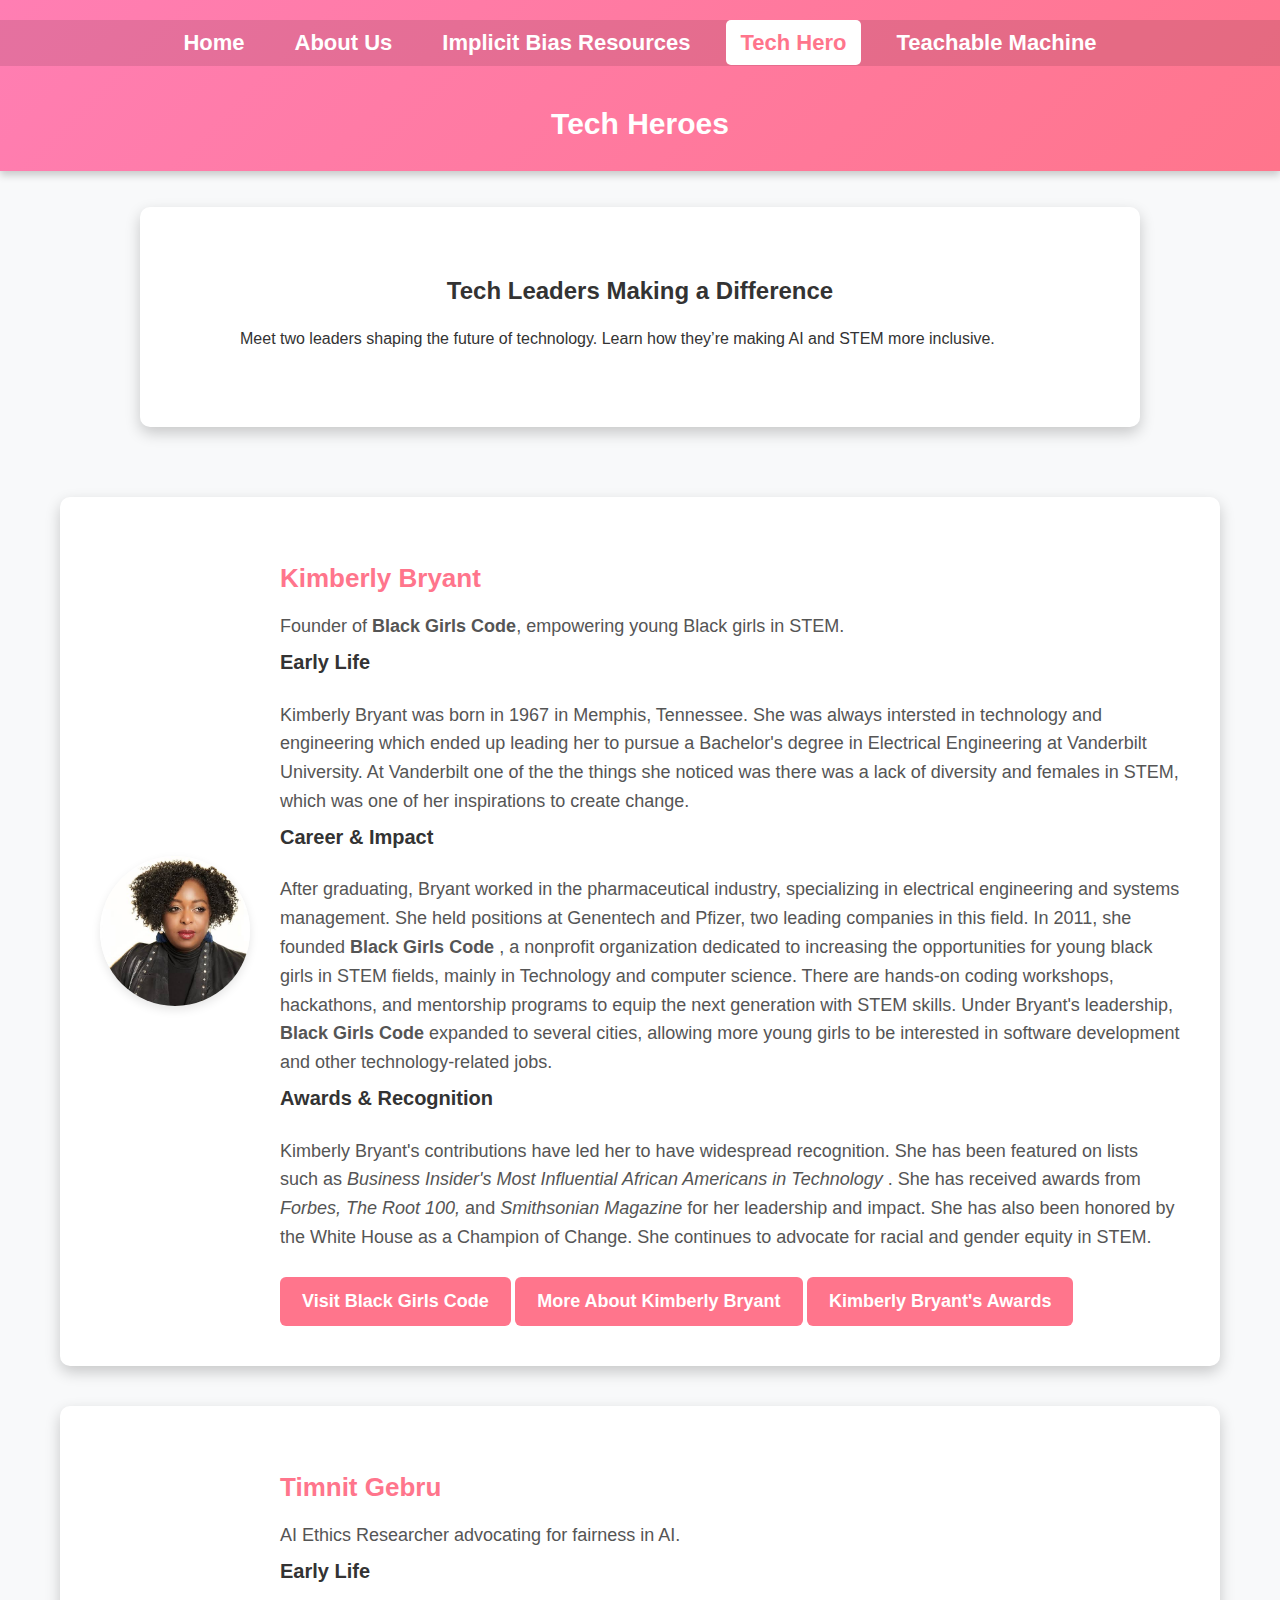
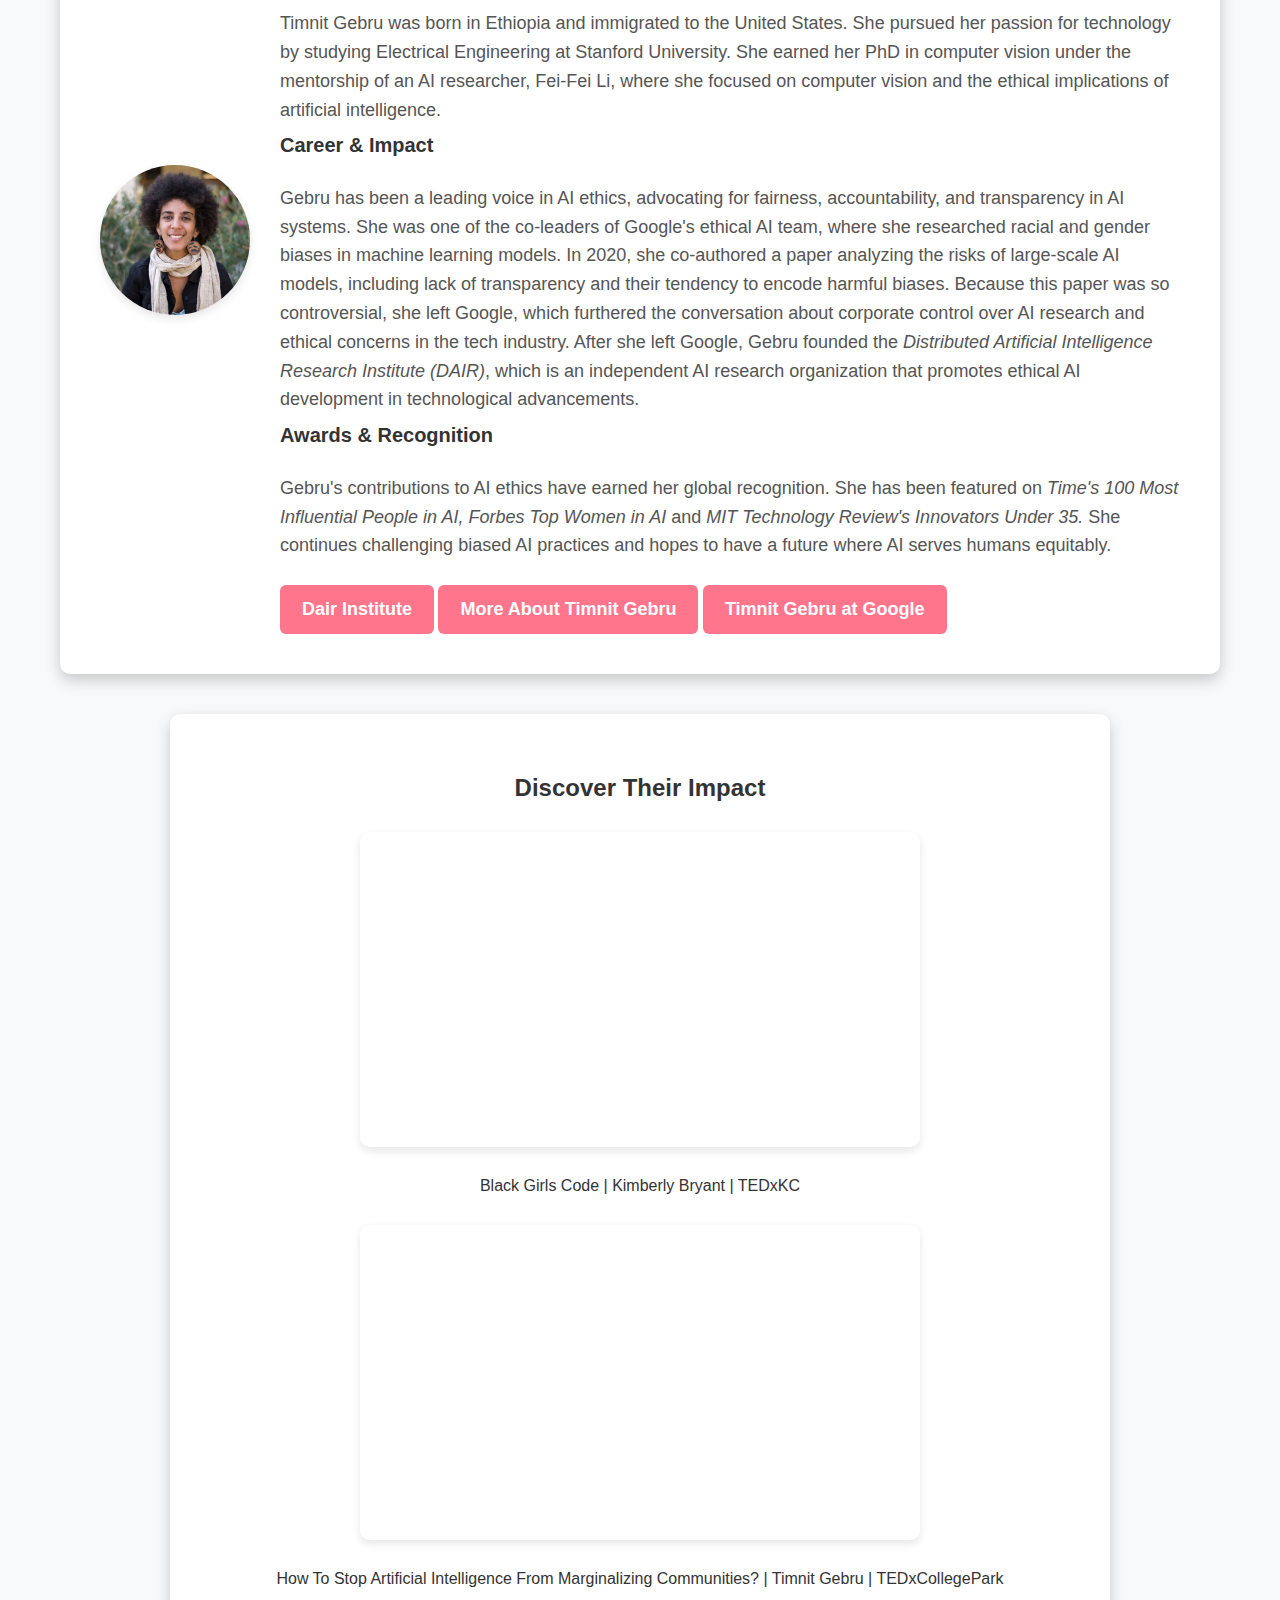
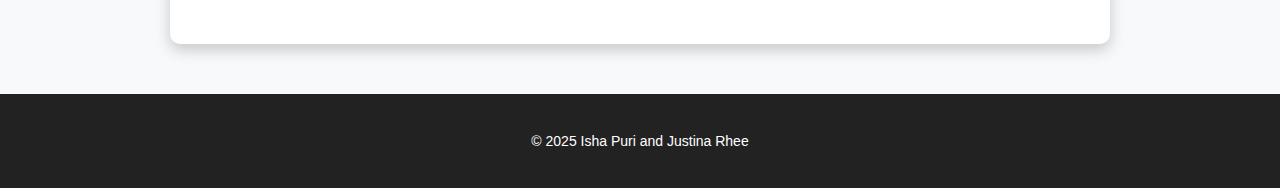
<file: techhero.html>
<!DOCTYPE html>
<html lang="en">
<head>
    <meta charset="UTF-8">
    <meta name="viewport" content="width=device-width, initial-scale=1.0">
    <title>Tech Heroes</title>
    <link rel="stylesheet" href="stylepage.css">
</head>
<body>
    <header>
        <div class="nav-container">
            <nav>
                <ul>
                    <li><a href="index.html">Home</a></li>
                    <li><a href="about.html">About Us</a></li>
                    <li><a href="resources.html">Implicit Bias Resources</a></li>
                    <li><a href="techhero.html" class="active">Tech Hero</a></li>
                    <li><a href="teachable.html">Teachable Machine</a></li>
                </ul>
            </nav>
        </div>
        <br>
        <h1>Tech Heroes</h1>
    </header>
    <br>
    <br>

    <section class="hero">
        <h2>Tech Leaders Making a Difference</h2>
        <p>Meet two leaders shaping the future of technology. Learn how they’re making AI and STEM more inclusive.</p>
    </section>

    <!-- Tech Heroes Side by Side with Full-Width Cards -->
    <section class="techhero-container">
        <!-- Kimberly Bryant -->
        <div class="techhero-card">
			<!-- Image of Kimberly Bryant-->
            <img src="kimberly_bryant.jpg" alt="Kimberly Bryant">
            <div class="techhero-info">
				<!-- Kimberly Bryant's Header -->
                <h3>Kimberly Bryant</h3>
				<!-- Blurb about Bryant -->
                <p>Founder of <strong>Black Girls Code</strong>, empowering young Black girls in STEM.</p>
				<!-- Early life header and information-->
                <h4>Early Life</h4>
                <p>Kimberly Bryant was born in 1967 in Memphis, Tennessee. She was always intersted in technology and engineering which ended up leading her to pursue a Bachelor's degree in Electrical Engineering at Vanderbilt University. At Vanderbilt one of the the things she noticed was there was a lack of diversity and females in STEM, which was one of her inspirations to create change.</p>
				<!-- Information about Career and Impact -->
                <h4>Career & Impact</h4>
                <p>After graduating, Bryant worked in the pharmaceutical industry, specializing in electrical engineering and systems management. She held positions at Genentech and Pfizer, two leading companies in this field. In 2011, she founded <strong> Black Girls Code </strong>, a nonprofit organization dedicated to increasing the opportunities for young black girls in STEM fields, mainly in Technology and computer science. There are hands-on coding workshops, hackathons, and mentorship programs to equip the next generation with STEM skills. Under Bryant's leadership, <strong> Black Girls Code </strong> expanded to several cities, allowing more young girls to be interested in software development and other technology-related jobs.</p>
				<!-- Information about Awards and Recognition -->
                <h4>Awards & Recognition</h4>
                <p>Kimberly Bryant's contributions have led her to have widespread recognition. She has been featured on lists such as <i>Business Insider's Most Influential African Americans in Technology </i>. She has received awards from <i>Forbes, The Root 100, </i> and <i> Smithsonian Magazine</i> for her leadership and impact. She has also been honored by the White House as a Champion of Change. She continues to advocate for racial and gender equity in STEM.
				</p>
    			<!-- Links with more information about Kimberly Bryant-->
				<a href="https://www.wearebgc.org/" target="_blank" class="btn">Visit Black Girls Code</a>
				<a href="https://www.nae.edu/305187/An-Interview-with-Kimberly-Bryant-founder-and-CEO-the-Black-Innovation-Lab-and-founder-Black-Girls-Code" target="_blank" class="btn">More About Kimberly Bryant</a>
				<a href="https://www.engineering.cornell.edu/news/black-girls-code-founder-inspires-future-leaders" target="_blank" class="btn">Kimberly Bryant's Awards</a>
            </div>
        </div>

        <!-- Timnit Gebru -->
        <div class="techhero-card">
			<!-- Timnit Gebru's image-->
            <img src="timnit_gebru.jpg" alt="Timnit Gebru">
            <div class="techhero-info">
				<!-- Gebru's name and small blurb -->
                <h3>Timnit Gebru</h3>
                <p>AI Ethics Researcher advocating for fairness in AI.</p>
				<!-- Information about Gebru's early life -->
                <h4>Early Life</h4>
                <p>Timnit Gebru was born in Ethiopia and immigrated to the United States. She pursued her passion for technology by studying Electrical Engineering at Stanford University. She earned her PhD in computer vision under the mentorship of an AI researcher, Fei-Fei Li, where she focused on computer vision and the ethical implications of artificial intelligence.</p>
				<!-- Information about Gebru's career and impact -->
                <h4>Career & Impact</h4>
                <p>Gebru has been a leading voice in AI ethics, advocating for fairness, accountability, and transparency in AI systems. She was one of the co-leaders of Google's ethical AI team, where she researched racial and gender biases in machine learning models. In 2020, she co-authored a paper analyzing the risks of large-scale AI models, including lack of transparency and their tendency to encode harmful biases. Because this paper was so controversial, she left Google, which furthered the conversation about corporate control over AI research and ethical concerns in the tech industry. After she left Google, Gebru founded the <i> Distributed Artificial Intelligence Research Institute (DAIR)</i>, which is an independent AI research organization that promotes ethical AI development in technological advancements.</p>
               <!-- Information about Gebru's awards and recognition -->
				<h4>Awards & Recognition</h4>
                <p>Gebru's contributions to AI ethics have earned her global recognition. She has been featured on <i> Time's 100 Most Influential People in AI, Forbes Top Women in AI </i> and <i> MIT Technology Review's Innovators Under 35. </i> She continues challenging biased AI practices and hopes to have a future where AI serves humans equitably.</p>
				<!-- Links with more information about Gebru -->
                <a href="https://www.dair-institute.org/" target="_blank" class="btn">Dair Institute</a>
				<a href="https://ai.stanford.edu/~tgebru/" target="_blank" class="btn">More About Timnit Gebru</a>
				<a href="https://www.technologyreview.com/2020/12/04/1013294/google-ai-ethics-research-paper-forced-out-timnit-gebru/" target="_blank" class="btn">Timnit Gebru at Google</a>
            </div>
        </div>
    </section>

    <!-- Video & Additional Resources -->
    <section class="resources-section">
        <h2>Discover Their Impact</h2>
        <iframe width="560" height="315" src="https://www.youtube.com/embed/TJ-m47CxAI0" frameborder="0" allowfullscreen></iframe>
        <p>Black Girls Code | Kimberly Bryant | TEDxKC</p>
		<iframe width="560" height="315" src="https://www.youtube.com/embed/PWCtoVt1CJM" frameborder="0" allowfullscreen></iframe>
        <p>How To Stop Artificial Intelligence From Marginalizing Communities? | Timnit Gebru | TEDxCollegePark</p>
    </section>

	
	
    <footer>
        <p>&copy; 2025 Isha Puri and Justina Rhee</p>
    </footer>

</body>
</html>
</file>
<file: stylepage.css>
/* General Styling */
body {
    font-family: 'Poppins', sans-serif;
    margin: 0;
    padding: 0;
    background-color: #f8f9fa;
    color: #333;
    overflow-x: hidden;
}

/* Header with Fixed Navigation */
header {
    background: linear-gradient(135deg, #ff7eb3, #ff758c);
    color: white;
    text-align: center;
    padding: 20px 0 10px;
    box-shadow: 0 4px 8px rgba(0, 0, 0, 0.2);
    font-size: 22px;
    position: relative;
}

/* Navigation Bar */
.nav-container {
    display: flex;
    justify-content: center;
    background: rgba(0, 0, 0, 0.1);
    padding: 10px 0;
}

nav ul {
    list-style: none;
    display: flex;
    gap: 20px;
    padding: 0;
    margin: 0;
}

nav ul li {
    display: inline;
}

nav ul li a {
    color: white;
    text-decoration: none;
    font-weight: 700;
    padding: 10px 15px;
    transition: background 0.3s ease, color 0.3s ease;
    border-radius: 5px;
}

nav ul li a:hover {
    background: rgba(255, 255, 255, 0.2);
    color: #ffccd5;
}

nav ul li a.active {
    background: white;
    color: #ff758c;
    border-radius: 5px;
}

/* Title Below Navigation */
header h1 {
    font-size: 30px;
    margin-top: 15px;
}
/* Hero Section */
.hero {
    padding: 50px;
    max-width: 900px;
    margin: auto;
    background: white;
    box-shadow: 0px 6px 15px rgba(0, 0, 0, 0.2);
    border-radius: 10px;
    margin-bottom: 30px;
    text-align: left;  /* Ensures text aligns properly */
}

/* Center h2 but Keep p Left-Aligned */
.hero h2 {
    text-align: center;
    margin-bottom: 20px;  /* Adds spacing between title and image */
}

/* Fix Image Overflow & Add Rounded Corners */
.hero img {
    width: 100%;
    max-width: 900px;
    height: auto;
    display: block;
    margin: auto;
    border-radius: 15px;
    box-shadow: 0px 4px 10px rgba(0, 0, 0, 0.1);
    margin-bottom: 25px; /* Adds spacing between the image and the text */
}

/* Adjust Paragraph Alignment & Spacing */
.hero p {
    text-align: left;
    max-width: 800px;
    margin: 0 auto 25px auto; /* Keeps text aligned and adds spacing */
    padding: 0 20px; /* Aligns paragraph to match button and image width */
    line-height: 1.7; /* Improves readability */
}

/* Button Alignment Fix */
.hero .btn {
    display: block;
    width: fit-content;
    margin: 0 auto; /* Centers button to align with text */
}

/* INDEX PAGE: Image Map */
.image-map {
    text-align: center;
    padding: 50px 20px;
    max-width: 900px;
    margin: auto;
    background: white;
    box-shadow: 0px 6px 15px rgba(0, 0, 0, 0.2);
    border-radius: 10px;
    margin-bottom: 20px;
}

/* Adjust Paragraph Alignment & Spacing */
.image-map p {
    text-align: center;
    max-width: 800px;
    margin: 0 auto 25px auto; /* Keeps text aligned and adds spacing */
    padding: 0 20px; /* Aligns paragraph to match button and image width */
    line-height: 1.7; /* Improves readability */
}

/* Add a Black Border Around the Image Map Image */
.image-map img {
    width: 100%;
    max-width: 600px;
    border-radius: 8px;
    border: 2px solid black; /* Adds a thin black border */
    transition: transform 0.3s ease;
}

/* ABOUT PAGE: Bio Cards */
.concepts {
    display: flex;
    justify-content: center;
    flex-wrap: wrap;
    gap: 20px;
    margin-top: 20px;
}

.concept-card {
    background: #fff;
    padding: 20px;
    border-radius: 8px;
    box-shadow: 0px 4px 10px rgba(0, 0, 0, 0.15);
    width: 45%;
    min-width: 300px;
    text-align: center;
}

.concept-card img {
    width: 400px;  /* Adjust width for a more rectangular look */
    height: 500px; /* Slightly taller than width */
    border-radius: 12px;  /* Rounded edges, but not a circle */
    object-fit: cover;  /* Ensures the image fills the space without distortion */
    box-shadow: 0px 4px 10px rgba(0, 0, 0, 0.1);
}

.concept-card h3 {
    color: #ff758c;
}

/* Interactive Cards Section */
.interactive-cards {
    display: flex;
    justify-content: center;
    flex-wrap: wrap;  /* Allows wrapping on smaller screens */
    gap: 30px;
    padding: 40px 20px;
    max-width: 1200px;  /* Allows more space for wider cards */
    margin: auto;
}
.card {
    background: white;
    padding: 30px;
    border-radius: 10px;
    box-shadow: 0px 6px 15px rgba(0, 0, 0, 0.2);
    text-align: center;
    width: 60%;  /* Wider cards */
    min-width: 400px;
    max-width: 900px;
    height: 100%;
    display: flex;
    flex-direction: column;  /* Keeps text structure */
    justify-content: center;
    align-items: center;
    transition: transform 0.3s ease, background 0.3s ease;
    text-decoration: none;  /* Removes underline from link */
    color: inherit;  /* Keeps default text color */
    cursor: pointer;
}

.card:hover {
    transform: scale(1.05);
    background: #ff758c;
    color: white;
}

.card p {
    text-align: left;
}

/* Video & External Resources */
.resources-section {
    text-align: center;
    padding: 40px 20px;  /* Slightly reduced padding */
    max-width: 900px;
    margin: auto;
    background: white;
    box-shadow: 0px 6px 15px rgba(0, 0, 0, 0.2);
    border-radius: 10px;
    margin-bottom: 40px; /* Reduced bottom margin */
}

/* YouTube Video Embeds */
.resources-section iframe {
    display: block;
    margin: 30px auto;  /* Reduced from 40px to 30px */
    width: 100%;
    max-width: 560px;
    height: 315px;
    border-radius: 10px;
    box-shadow: 0px 4px 10px rgba(0, 0, 0, 0.1);
}

/* External Resource Links */
.external-link {
    margin: 30px 0; /* Reduced from 40px to 30px */
}

/* Buttons for External Links */
.resource-links .btn, 
.external-link .btn {
    display: inline-block;
    background: #ff758c;
    color: white;
    padding: 12px 18px; /* Slightly smaller buttons */
    border-radius: 6px;
    text-decoration: none;
    font-weight: bold;
    transition: background 0.3s ease, transform 0.3s ease;
    width: 80%;
    max-width: 600px;
    text-align: center;
    margin: 15px auto; /* Reduced from 20px to 15px */
}

.resource-links .btn:hover, 
.external-link .btn:hover {
    background: #e64e69;
    transform: scale(1.05);
}

/* Footer */
footer {
    text-align: center;
    background: #222;
    color: white;
    padding: 25px 0;
    margin-top: 50px;
    font-size: 14px;
}

/* TECH HERO PAGE: Expanding Profile Cards */
.techhero-container {
    display: flex;
    justify-content: center;
    align-items: stretch;
    gap: 40px;
    padding: 40px 20px;
    max-width: 1200px;
    margin: auto;
    flex-wrap: wrap;
}

/* Wider Profile Cards */
.techhero-card {
    background: white;
    padding: 40px;
    border-radius: 10px;
    box-shadow: 0px 6px 15px rgba(0, 0, 0, 0.2);
    display: flex;
    align-items: center;
    gap: 30px;
    width: 90%;  /* Each card now stretches to 90% of the screen */
    max-width: 1200px; /* Prevents cards from becoming too wide */
    height: auto;
}

/* Profile Image Styling */
.techhero-card img {
    width: 150px;
    height: 150px;
    border-radius: 50%;
    object-fit: cover;
    box-shadow: 0px 4px 10px rgba(0, 0, 0, 0.1);
}

/* Tech Hero Info */
.techhero-info {
    text-align: left;
    flex: 1;
}

/* Header and Text Formatting */
.techhero-info h3 {
    color: #ff758c;
    margin-bottom: 10px;
    font-size: 26px;
}

.techhero-info h4 {
    color: #333;
    margin-top: 10px;
    font-size: 20px;
    font-weight: 600;
}

.techhero-info p {
    font-size: 18px;
    color: #555;
    margin-bottom: 10px;
    line-height: 1.6;
}

/* Buttons */
.btn {
    display: inline-block;
    background: #ff758c;
    color: white;
    padding: 14px 22px;
    margin-top: 15px;
    border-radius: 6px;
    text-decoration: none;
    font-weight: bold;
    font-size: 18px;
    transition: background 0.3s ease, transform 0.3s ease;
}

.btn:hover {
    background: #e64e69;
    transform: scale(1.05);
}


/* Teachable project details */
.teachable-detail-card {
    background: white;
    padding: 30px;
    border-radius: 10px;
    box-shadow: 0px 6px 15px rgba(0, 0, 0, 0.15);
    margin-bottom: 30px;
    max-width: 900px;
    margin-left: auto;
    margin-right: auto;
    text-align: left;
    line-height: 1.8;
}

.teachable-detail-card h3 {
    color: #ff758c;
    font-size: 24px;
    margin-bottom: 15px;
}

.teachable-detail-card p,
.teachable-detail-card ul,
.teachable-detail-card ol {
    max-width: 850px;
    margin: 0 auto 20px auto;
    padding: 0 10px;
    font-size: 16px;
    color: #444;
}

.teachable-detail-card ul,
.teachable-detail-card ol {
    padding-left: 40px;
}

.teachable-detail-card li {
    margin-bottom: 10px;
}

.teachable-detail-card em {
    color: #ff758c;
    font-style: normal;
    font-weight: bold;
}

/* --- Teachable Machine Page Specific Fixes --- */
.teachable-container {
    padding: 20px;
    max-width: 950px;
    margin: 0 auto 0 auto; /* bottom margin set to 0 */
}

.teachable-container .card {
    background: white;
    padding: 40px;
    border-radius: 10px;
    box-shadow: 0px 6px 15px rgba(0, 0, 0, 0.15);
    margin-bottom: 40px;
    text-align: left;
    width: 100%;
}

.teachable-container .card h2 {
    font-size: 24px;
    margin-bottom: 20px;
    text-align: center;
    color: #333;
}

.teachable-container .card p,
.teachable-container .card ol,
.teachable-container .card ul {
    font-size: 16px;
    color: #444;
    line-height: 1.7;
    max-width: 850px;
    margin: 0 auto 20px;
}

.teachable-container .card iframe {
    display: block;
    margin: 30px auto;
    width: 100%;
    max-width: 560px;
    height: 315px;
    border-radius: 10px;
    box-shadow: 0px 4px 10px rgba(0, 0, 0, 0.1);
}

.teachable-container .resource-links {
    text-align: center;
}

.teachable-container .btn {
    background: #ff758c;
    color: white;
    padding: 12px 18px;
    border-radius: 6px;
    text-decoration: none;
    font-weight: bold;
    transition: background 0.3s ease, transform 0.3s ease;
    display: inline-block;
    margin: 10px;
}

.teachable-container .btn:hover {
    background: #e64e69;
    transform: scale(1.05);
}

/* Spacing below header only for teachable pages */
header.teachable-header {
    margin-bottom: 30px;
}
.resources-section img {
    width: 800px;  /* Adjust width for a more rectangular look */
    height: 500px; /* Slightly taller than width */
    border-radius: 12px;  /* Rounded edges, but not a circle */
    object-fit: cover;  /* Ensures the image fills the space without distortion */
    box-shadow: 0px 4px 10px rgba(0, 0, 0, 0.1);
}
</file>
